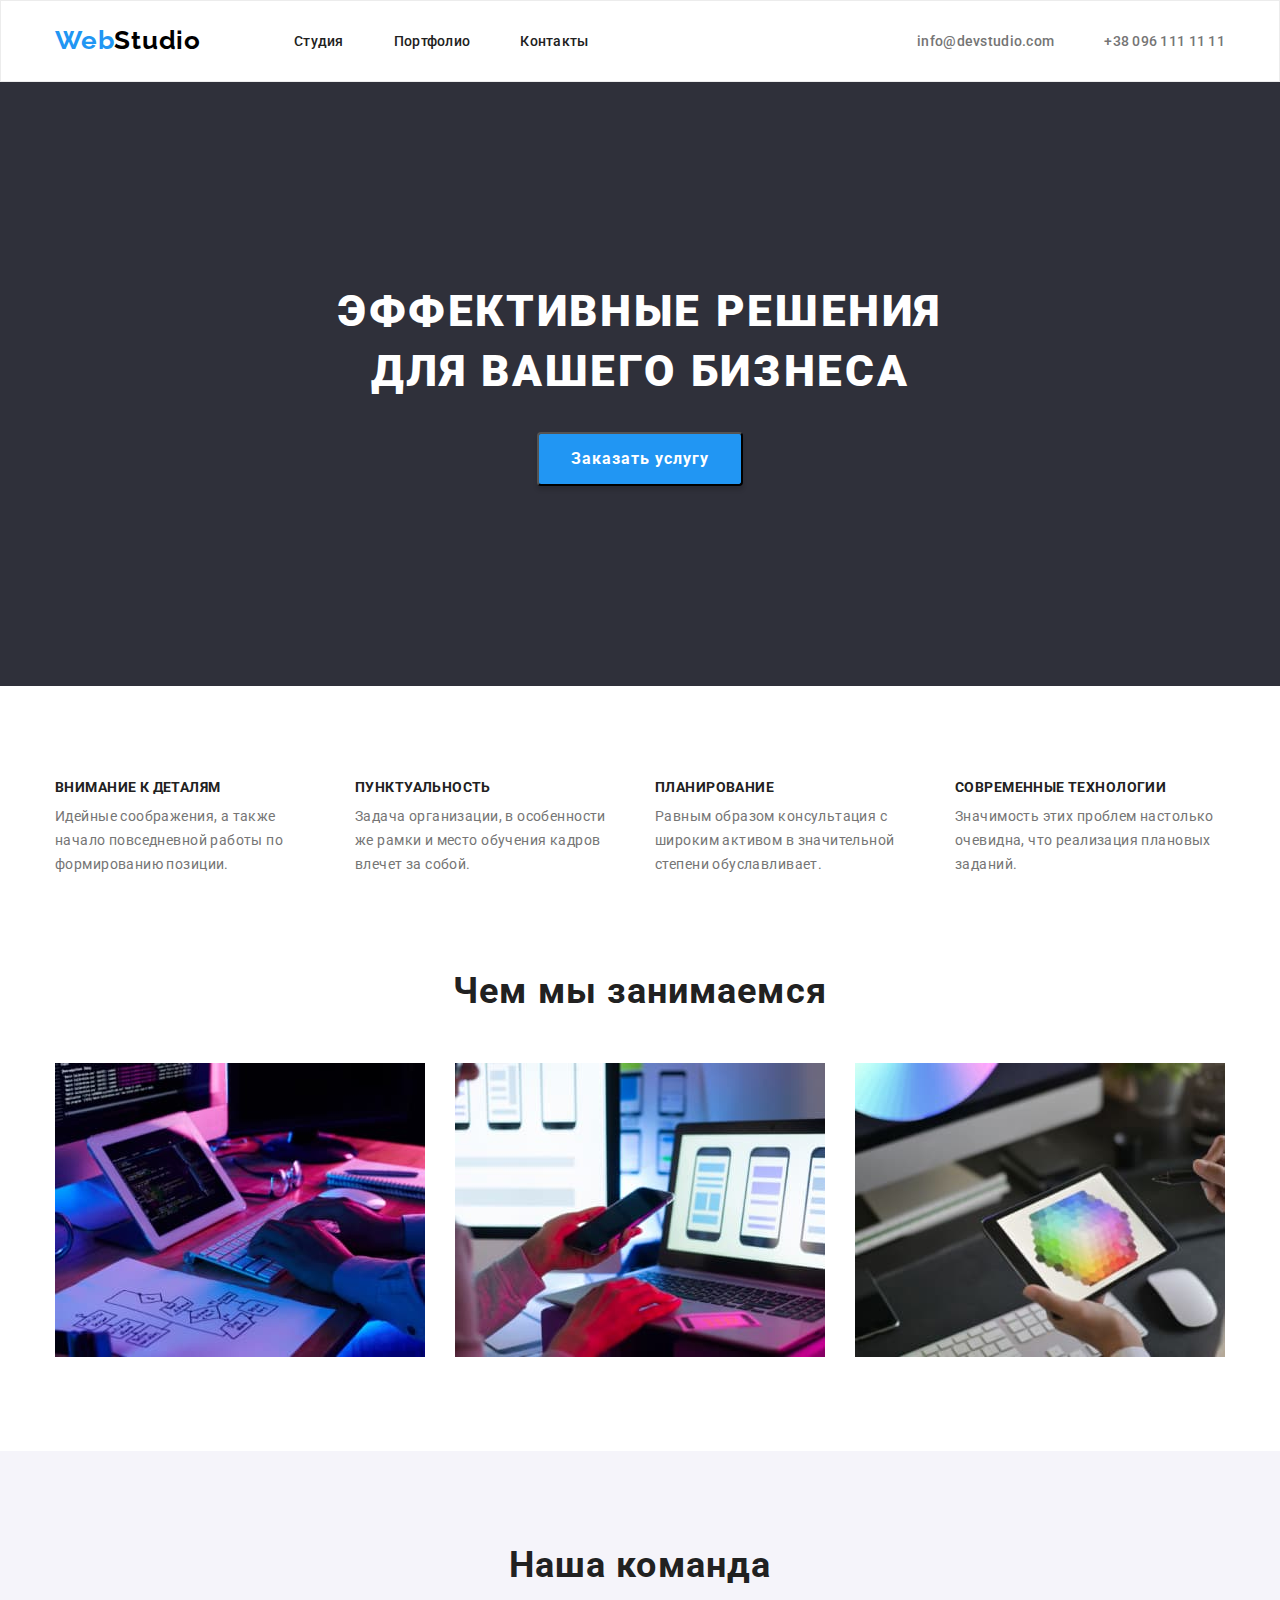
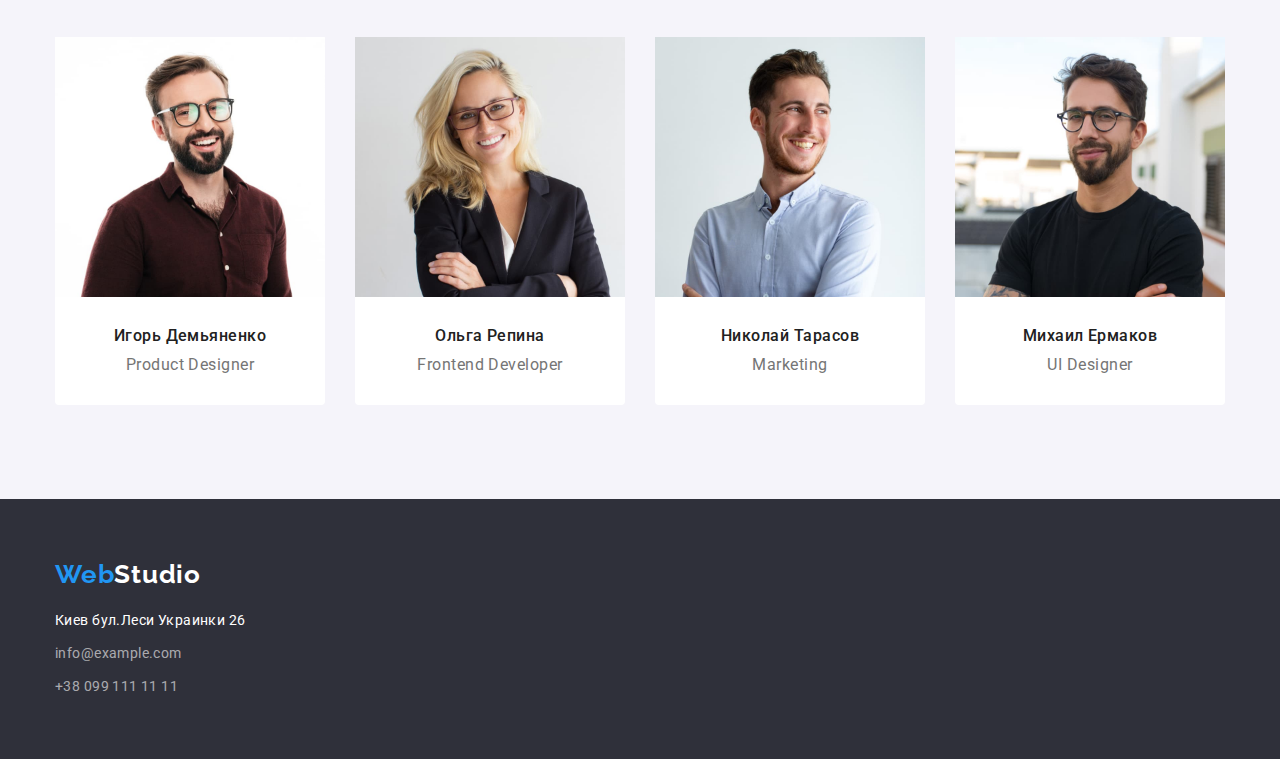
<file: index.html>
<!DOCTYPE html>
<html lang="ru">
<head>
    <meta charset="UTF-8">
    <meta http-equiv="X-UA-Compatible" content="IE=edge">
    <meta name="viewport" content="width=device-width, initial-scale=1.0">
    <title>WebStudio</title>
    <link href="https://fonts.googleapis.com/css2?family=Raleway:wght@700&family=Roboto:wght@400;500;700;900&display=swap"
    rel="stylesheet" />
    <link rel="stylesheet" href="https://cdnjs.cloudflare.com/ajax/libs/modern-normalize/1.1.0/modern-normalize.min.css">
    <link rel="stylesheet" href="./css/styles.css" />
</head>
<body>
    <header class="header">
        <div class="container head-nav">
            <nav class="header-nav">
                <a class="logo link" lang="en"><span class="logo-part">Web</span>Studio</a>
                <ul class="header-list list">
                    <li class="header-item"><a href="./index.html" class="header-link link">Cтудия</a></li>
                    <li class="header-item"><a href="./portfolio.html" class="header-link link">Портфолио</a></li>
                    <li class="header-item"><a href="#contacts" class="header-link link">Контакты</a></li>
                </ul>
            </nav>
                <ul class="header-contacts">
                    <li class="header-contacts-item"><a href="mailto:info@devstudio.com" class="header-mail link">info@devstudio.com</a></li>
                    <li class="header-contacts-item"><a href="tel:+380961111111" class="header-tel link">+38 096 111 11 11</a></li>
                </ul>
        </div>        
    </header>
    <main class="main">
        <section class="page-one">
            <div class="container">
                <h1 class="page-one-text">Эффективные решения для вашего бизнеса</h1>
                <button type="button" class="service-order">Заказать услугу</button>
            </div>
        </section>
        <section class="our-features">
            <div class="container">
                <ul class="our-features-list">
                    <li class="our-features-item">
                        <h3 class="feature">Внимание к деталям</h3>
                        <p class="feature-explanation">Идейные соображения, а также начало повседневной работы по формированию позиции.</p>
                    </li>
                    <li class="our-features-item">
                        <h3 class="feature">Пунктуальность</h3>
                        <p class="feature-explanation">Задача организации, в особенности же рамки и место обучения кадров влечет за собой.</p>
                    </li>
                    <li class="our-features-item">
                        <h3 class="feature">Планирование</h3>
                        <p class="feature-explanation">Равным образом консультация с широким активом в значительной степени обуславливает.</p>
                    </li>
                    <li class="our-features-item">
                        <h3 class="feature">Современные технологии</h3>
                        <p class="feature-explanation">Значимость этих проблем настолько очевидна, что реализация плановых заданий.</p>
                    </li>
                </ul>
            </div>
        </section>
        <section class="our-doing">
            <div class="container">
                <h2 class="doing">Чем мы занимаемся</h2>
                <ul class="doing-list">
                    <li class="doing-item">
                        <img src="./image/comp1.jpg" alt="work comp" width="370" height="294" />
                    </li>
                    <li class="doing-item">
                        <img src="./image/comp2.jpg" alt="work comp" width="370" height="294" />
                    </li>
                    <li class="doing-item">
                        <img src="./image/comp3.jpg" alt="work comp" width="370" height="294" />
                    </li>
                </ul>
            </div>
        </section>
        <section class="workers">
            <div class="container">
                <h2 class="our-workers">Наша команда</h2>
                <ul class="workers-list">
                    <li class="workers-item">
                        <img class="worker-foto" src="./image/igor.jpg" alt="worker 1" width="270" height="260"/> 
                        <h3 class="worker-name">Игорь Демьяненко</h3>
                        <p class="worker-profession" lang="en">Product Designer</p>
                    </li>
                    <li class="workers-item">
                        <img class="worker-foto" src="./image/olga.jpg" alt="worker 2" width="270" height="260"/>
                        <h3 class="worker-name">Ольга Репина</h3>
                        <p class="worker-profession" lang="en">Frontend Developer</p>
                    </li>
                    <li class="workers-item">
                        <img  class="worker-foto" src="./image/kolya.jpg" alt="worker 3" width="270" height="260"/>
                        <h3 class="worker-name">Николай Тарасов</h3>
                        <p class="worker-profession" lang="en">Marketing</p>
                    </li>
                    <li class="workers-item">
                        <img class="worker-foto" src="./image/misha.jpg" alt="worker 4" width="270" height="260"/>
                        <h3 class="worker-name">Михаил Ермаков</h3>
                        <p class="worker-profession" lang="en">UI Designer</p>
                    </li>
                </ul>
            </div>
        </section>   
    </main>
    <footer class="footer">
        <div class="container">
            <div class="one">
            <a class="footer-logo link" lang="en"><span class="logo-part">Web</span><span class="logo-studio">Studio</span></a>
            <address class="address">
                <ul class="address-list">
                    <li class="address-item"><a href="https://goo.gl/maps/wjea7yC39CKNtuyz5" target="_blank" rel="noopener noreferrer nofollow" class="footer-address link">Киев бул.Леси Украинки 26</a></li>
                    <li class="address-item"><a href="mailto:info@example.com" class="footer-mail link">info@example.com</a></li>
                    <li class="address-item"><a href="tel:+380991111111" class="footer-tel link">+38 099 111 11 11</a></li>
                </ul>
            </address>
            </div>
        </div>
    </footer>
</body>
</html>
</file>
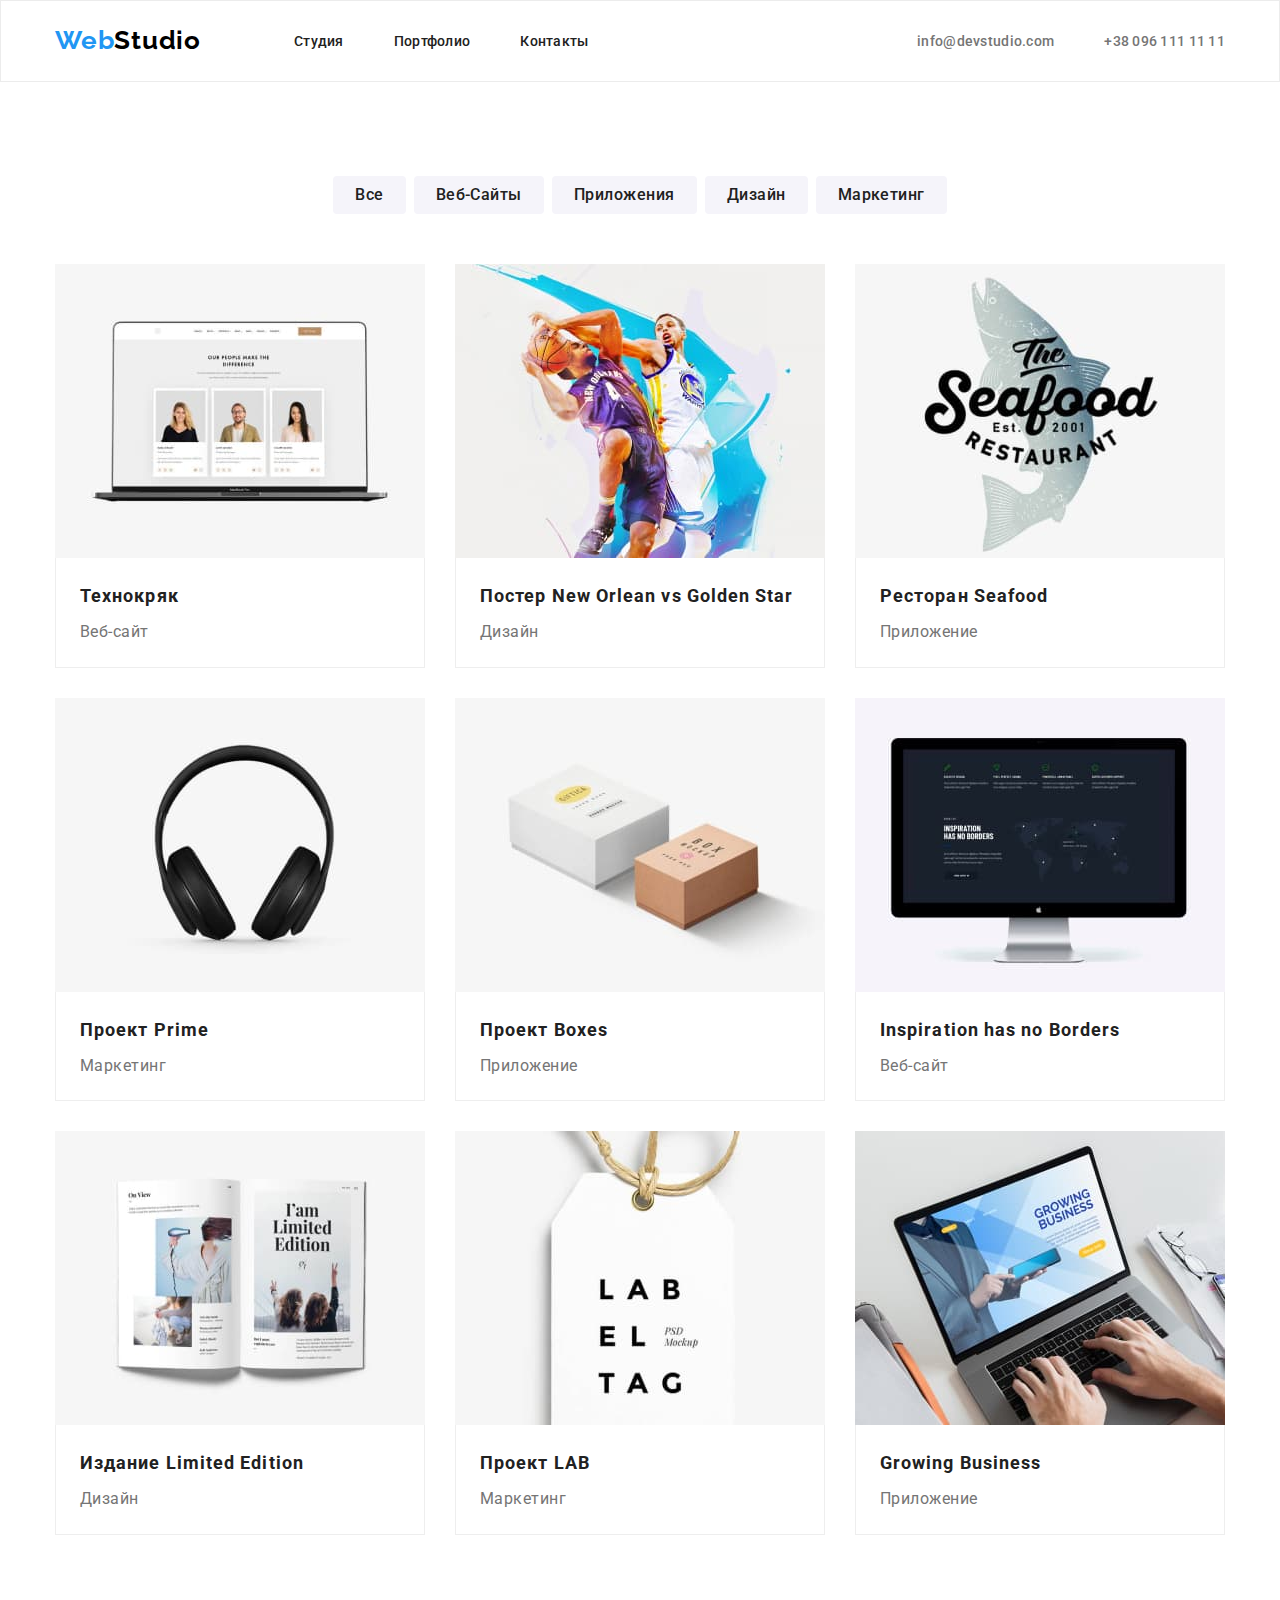
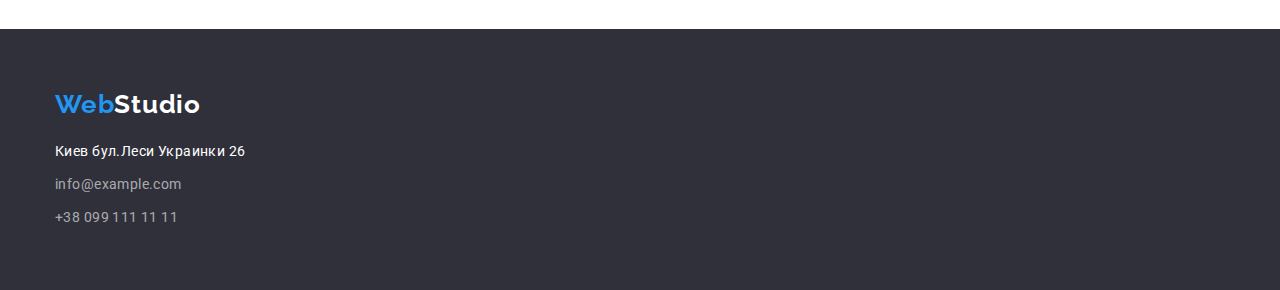
<file: portfolio.html>
<!DOCTYPE html>
<html lang="ru">
<head>
    <meta charset="UTF-8">
    <meta http-equiv="X-UA-Compatible" content="IE=edge">
    <meta name="viewport" content="width=device-width, initial-scale=1.0">
    <title>WebStudio</title>
    <link href="https://fonts.googleapis.com/css2?family=Raleway:wght@700&family=Roboto:wght@400;500;700;900&display=swap" rel="stylesheet" />
    <link rel="stylesheet" href="https://cdnjs.cloudflare.com/ajax/libs/modern-normalize/1.1.0/modern-normalize.min.css">
    <link rel="stylesheet" href="./css/styles.css" />
</head>
<body>
    <header class="header">
        <div class="container head-nav">
            <nav class="header-nav">
                <a class="logo link" lang="en"><span class="logo-part">Web</span>Studio</a>
                <ul class="header-list list">
                    <li class="header-item"><a href="./index.html" class="header-link link">Cтудия</a></li>
                    <li class="header-item"><a href="./portfolio.html" class="header-link link">Портфолио</a></li>
                    <li class="header-item"><a href="#contacts" class="header-link link">Контакты</a></li>
                </ul>
            </nav>
            <ul class="header-contacts">
                <li class="header-contacts-item"><a href="mailto:info@devstudio.com" class="header-mail link">info@devstudio.com</a></li>
                <li class="header-contacts-item"><a href="tel:+380961111111" class="header-tel link">+38 096 111 11 11</a></li>
            </ul>
        </div>
    </header>
    <main>
        <section class="title-progects">
            <div class="container">
                <ul class="btn-site">
                    <li class="btn-item"><button type="button" class="btn">Все</button></li>
                    <li class="btn-item"><button type="button" class="btn">Веб-Сайты</button></li>
                    <li class="btn-item"><button type="button" class="btn">Приложения</button></li>
                    <li class="btn-item"><button type="button" class="btn">Дизайн</button></li>
                    <li class="btn-item"><button type="button" class="btn">Маркетинг</button></li>
                </ul>
                    <ul class=progects-list>
                        <li class="progect-item">
                            <img src="./image/technokra.jpg" alt="projects" width="370" height="294" />
                            <div class="item-box">
                                <h2 class="name-project">Технокряк</h2>
                                <p class="type-project">Веб-сайт</p>
                            </div>
                        </li>
                        <li class="progect-item">
                            <img src="./image/poster.jpg" alt="projects" width="370" height="294" />
                            <div class="item-box">
                                <h2 class="name-project">Постер New Orlean vs Golden Star</h2>
                                <p class="type-project">Дизайн</p>
                            </div>
                        </li>
                        <li class="progect-item">
                            <img src="./image/seafood.jpg" alt="projects" width="370" height="294" />
                            <div class="item-box">
                                <h2 class="name-project">Ресторан Seafood</h2>
                                <p class="type-project">Приложение</p>
                            </div>
                        </li>
                        <li class="progect-item">
                            <img src="./image/eyehear.jpg" alt="projects" width="370" height="294" />
                            <div class="item-box">
                                <h2 class="name-project">Проект Prime</h2>
                                <p class="type-project">Маркетинг</p>
                            </div>
                        </li>
                        <li class="progect-item">
                            <img src="./image/boxes.jpg" alt="projects" width="370" height="294" />
                            <div class="item-box">
                                <h2 class="name-project">Проект Boxes</h2>
                                <p class="type-project">Приложение</p>
                            </div>
                        </li>
                        <li class="progect-item">
                            <img src="./image/noborder.jpg" alt="projects" width="370" height="294" />
                            <div class="item-box">
                                <h2 class="name-project">Inspiration has no Borders</h2>
                                <p class="type-project">Веб-сайт</p>
                            </div>
                        </li>
                        <li class="progect-item">
                            <img src="./image/limadd.jpg" alt="projects" width="370" height="294" />
                            <div class="item-box">
                                <h2 class="name-project">Издание Limited Edition</h2>
                                <p class="type-project">Дизайн</p>
                            </div>
                        </li>
                        <li class="progect-item">
                            <img src="./image/lab.jpg" alt="projects" width="370" height="294" />
                            <div class="item-box">
                                <h2 class="name-project">Проект LAB</h2>
                                <p class="type-project">Маркетинг</p>
                            </div>
                        </li>
                        <li class="progect-item">
                            <img src="./image/growbiz.jpg" alt="projects" width="370" height="294" />
                            <div class="item-box">
                                <h2 class="name-project">Growing Business</h2>
                                <p class="type-project">Приложение</p>
                            </div>
                        </li>
                    </ul>
            </div>    
        </section>
    </main>
    <footer>
        <div class="container">
            <a href="index.html" class="footer-logo link" lang="en"><span class="logo-part">Web</span><span class="logo-studio">Studio</span></a>
            <address class="address">
                <ul class="address-list">
                    <li class="address-item"><a href="https://goo.gl/maps/wjea7yC39CKNtuyz5" target="_blank"
                                rel="noopener noreferrer nofollow" class="footer-address link">Киев бул.Леси Украинки 26</a></li>
                    <li class="address-item"><a href="mailto:info@example.com" class="footer-mail link">info@example.com</a></li>
                    <li class="address-item"><a href="tel:+380991111111" class="footer-tel link">+38 099 111 11 11</a></li>
                </ul>
            </address>
        </div>
    </footer>      
</body>       
</html>
</file>
<file: css/styles.css>
:root {
    --main-title-color: #212121;
    --second-title-color: #FFFFFF;
    --third-title-color: #2196f3;
    --fourth-title-color: #757575;
}

*,
*::before,
*::after {
    box-sizing: border-box;
}

p,
h1,
h2,
h3,
h4,
h5,
h6 {
    margin: 0;
}

ul {
    list-style: none;
    margin: 0;
    padding-left: 0;
}

body {
    font-family: "Roboto", sans-serif;
    color: var(--main-title-color);
}

.section {
    padding-top: 94px;
    padding-bottom: 94px;
}

.container {
    width: 1200px;
    padding-left: 15px;
    padding-right: 15px;
    margin: 0 auto;
}

.logo {
    display: inline-block;
    margin-right: 93px;
    text-decoration: none;
    font-family: "Raleway";
    font-weight: 700;
    font-size: 26px;
    line-height: 1.19;    
    letter-spacing: 0.03em;
    color: #000000;
    padding-top: 24px;
    padding-bottom: 25px;
}

.logo-part {
    color: var(--third-title-color);
}

.header {
    background-color: #fff;
    border: 1px solid #ECECEC;
}

.header-nav,
.head-nav {
    display: flex;
    align-items: center;
    justify-content: space-between;
}

.header-list {
    display: flex;
}

.header-item:not(:last-child) {
    margin-right: 50px;
}

.link {
    text-decoration: none;
    font-style: normal;
}

.header-link{
    font-weight: 500;
    font-size: 14px;
    line-height: 1.14;
    letter-spacing: 0.02em;
    color: var(--main-title-color);
}

.header-contacts {
    display: flex;
}

.header-mail,
.header-tel {
    font-weight: 500;
    font-size: 14px;
    line-height: 1.14;
    letter-spacing: 0.02em;
    color: var(--fourth-title-color);
}

.header-contacts-item:not(:last-child) {
    margin-right: 50px;
}

.header-link:hover,
.header-link:focus {
    color: var(--third-title-color);
}

.header-mail:hover,
.header-mail:focus {
    color: var(--third-title-color);
}

.header-tel:hover,
.header-tel:focus {
    color: var(--third-title-color);
}

.page-one {
    padding: 200px 0;
    background: #2F303A;
    text-align: center;
}

.page-one-text {
    font-weight: 900;
    font-size: 44px;
    line-height: 1.36;
    text-align: center;
    letter-spacing: 0.06em;
    text-transform: uppercase;
    color: var(--second-title-color);
    margin: 0 auto 30px;
    max-width: 696px;
}

.service-order {
    font-weight: 700;
    font-size: 16px;
    line-height: 1.87;
    text-align: center;
    letter-spacing: 0.06em;
    color: var(--second-title-color);
    background: var(--third-title-color);
    box-shadow: 0px 4px 4px rgba(0, 0, 0, 0.15);
    border-radius: 4px;
    padding: 10px 32px;

}

.our-features {
    padding-top: 94px;
    padding-bottom: 94px;
}

.our-features-list {
    display: flex;                             
}

.our-features-item {
    justify-content: space-around;
    width: 270px;
    margin-right: 30px;
}

.feature {
    font-weight: 700;
    font-size: 14px;
    line-height: 1.14;
    letter-spacing: 0.03em;
    text-transform: uppercase;
    color: var(--main-title-color);
    margin-bottom: 10px;
}

.feature-explanation {
    font-weight: 400;
    font-size: 14px;
    line-height: 1.71;    
    letter-spacing: 0.03em;
    color: var(--fourth-title-color);
}

.header-item:last-child {
    margin: 0;
}

.header-contacts-item:last-child {
    margin: 0;
}

.our-features-item:last-child {
    margin: 0;
}

.our-doing {
    padding-bottom: 94px;
}

.doing-item:not(:last-child) {
    margin-right: 30px;
}

.doing-list{
    display: flex;
}

.doing,
.our-workers {
    font-weight: 700;
    font-size: 36px;
    line-height: 1.16;
    text-align: center;
    letter-spacing: 0.03em;
    color: var(--main-title-color);
    margin-bottom: 50px;
    }

.workers {
    background: #F5F4FA;
    padding-top: 94px;
    padding-bottom: 94px;
}

.workers-list {
    display: flex;
    gap: 30px;
}

.workers-item {
    background-color: #FFFFFF;
    border-radius: 0px 0px 4px 4px;
}

.worker-name {
    font-weight: 500;
    font-size: 16px;
    line-height: 1.18;
    text-align: center;
    letter-spacing: 0.03em;
    color: var(--main-title-color);
    padding-top: 30px;
    margin-bottom: 10px;
}

.worker-profession {
    font-weight: 400;
    font-size: 16px;
    line-height: 1.18;
    text-align: center;
    letter-spacing: 0.03em;
    color: var(--fourth-title-color);
    padding-bottom: 30px;
}

.address-item {
    color: var(--second-title-color);
}

.address-item:not(:last-child) {
    margin-bottom: 9px;
}

footer {
    background-color: #2F303A;
    padding-top: 60px;
    padding-bottom: 60px;
}

.footer-logo {
    margin-bottom: 20px;
}

.logo-studio {
    color: var(--second-title-color);
}

.footer-address,
.footer-mail,
.footer-tel {
    font-weight: 400;
    font-size: 14px;
    line-height: 1.71;
    letter-spacing: 0.03em;
}

.footer-address {
    color: var(--second-title-color);
}

.footer-mail,
.footer-tel {
    color: rgba(255, 255, 255, 0.6);
}

.footer-address:hover,
.footer-address:focus {
    color: var(--third-title-color);
}

.footer-mail:hover,
.footer-mail:focus {
    color: var(--third-title-color);
}

.footer-tel:hover,
.footer-tel:focus {
    color: var(--third-title-color);
}

.one {
    display: inline-block;
    margin: 0;
    padding: 0;
}

.btn {
    padding: 6px 22px;
    background: #F5F4FA;
    border-radius: 4px;
    border-width: 0px;
    font-family: 'Roboto';
    font-style: normal;
    font-weight: 500;
    font-size: 16px;
    line-height: 1.62;
    text-align: center;
    letter-spacing: 0.03em;
    color: #212121;
}

.btn-item:not(:last-child) {
    margin-right: 8px;
}

.service-order,
.btn {
    cursor: pointer;
}

.btn:hover {
    background-color: var(--third-title-color);
    color: var(--second-title-color);
}

.btn-site {
    display: flex;
    justify-content: center;
}

.btn:not(:last-child) {
    margin-right: 8px;
}

.btn-site {
    margin-bottom: 50px;
}

.title-progects {
    padding: 94px 0;
}

.name-project {
    font-weight: 700;
    font-size: 18px;
    line-height: 2;
    letter-spacing: 0.06em;
    color: var(--main-title-color);
    margin-bottom: 4px;
}

.type-project {
    font-weight: 400;
    font-size: 16px;
    line-height: 1.8;
    letter-spacing: 0.03em;
    color: var(--fourth-title-color);
}

.footer-logo {
    font-family: 'Raleway', sans-serif;
    font-weight: 700;
    font-size: 26px;
    line-height: 1.19;
    letter-spacing: 0.03em;
    color: #FFFFFF;
    text-decoration: none;
    margin-bottom: 20px;
    display: inline-block;
}

.progects-container {
    width: 1230px;
    padding-left: 15px;
    padding-right: 15px;
    margin-left: auto;
    margin-right: auto;
}

img {
    display: block;
    max-width: 100%;
    height: auto;
}

.progects-list {
    display: flex;
    flex-wrap: wrap;
    gap: 30px;
}

.progects-list .progect-item:nth-child(3n) {
    margin-right: 0;
}

.progects-list .progect-item:nth-last-child(-n+3) {
    margin-right: 0;
}

.item-box {
    padding: 20px 24px;
    border: 1px solid #EEEEEE;
    border-top: none;
}
</file>
